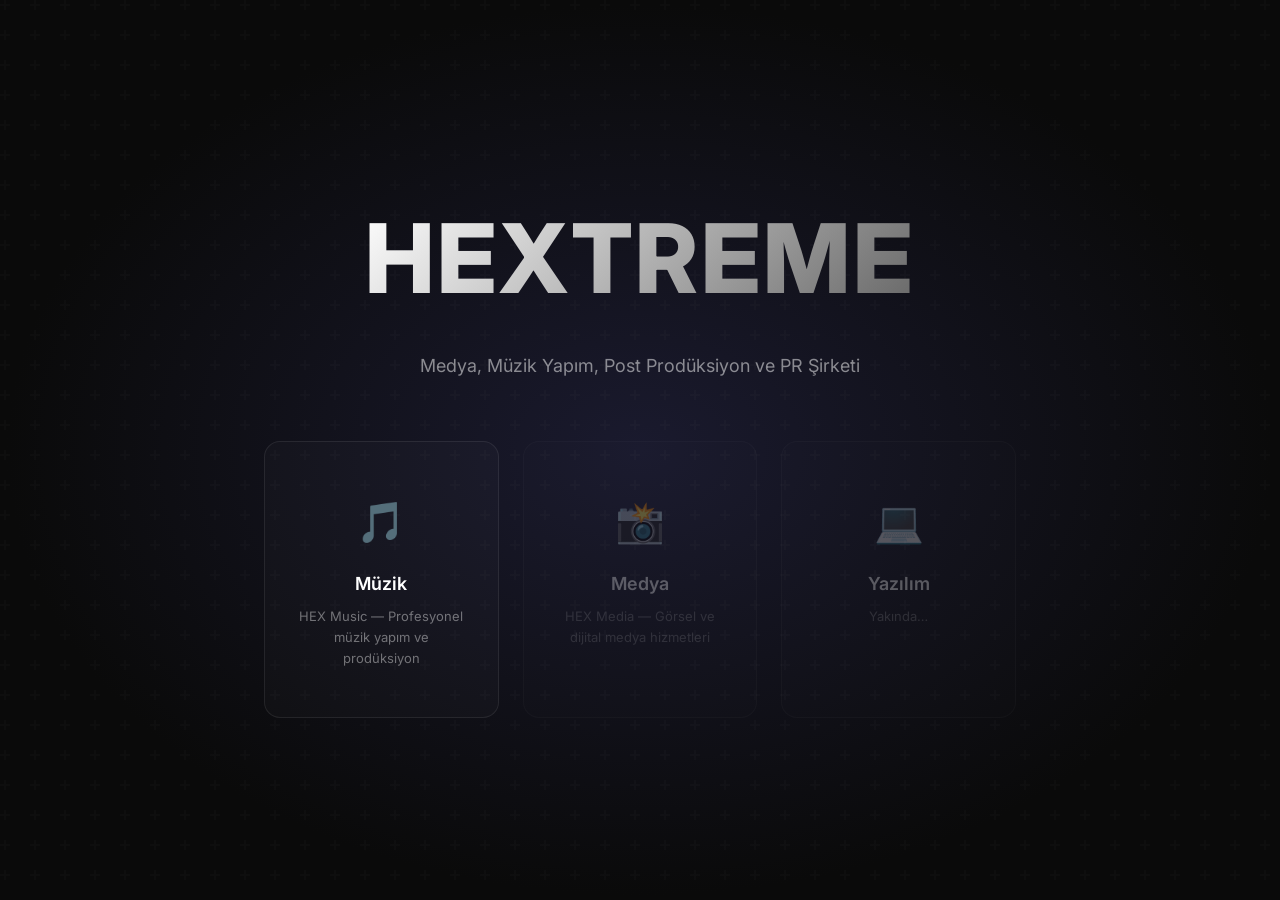
<file: index.html>
<!DOCTYPE html>
<html lang="tr">
  <head>
    <meta charset="UTF-8" />
    <meta name="viewport" content="width=device-width, initial-scale=1.0" />
    <title>HEXTREME</title>
    <link rel="preconnect" href="https://fonts.googleapis.com" />
    <link rel="preconnect" href="https://fonts.gstatic.com" crossorigin />
    <link
      href="https://fonts.googleapis.com/css2?family=Inter:wght@400;500;600;700;800&display=swap"
      rel="stylesheet"
    />
    <link rel="stylesheet" href="styles.css" />
  </head>
  <body>
    <div class="landing">
      <div class="landing-bg"></div>

      <div class="landing-content">
        <h1><span>HEXTREME</span></h1>
        <p>Medya, Müzik Yapım, Post Prodüksiyon ve PR Şirketi</p>

        <div class="landing-options">
          <a href="music.html" class="landing-option">
            <span class="icon">🎵</span>
            <h3>Müzik</h3>
            <p>HEX Music &mdash; Profesyonel müzik yapım ve prodüksiyon</p>
          </a>

          <div class="landing-option inactive">
            <span class="icon">📸</span>
            <h3>Medya</h3>
            <p>HEX Media &mdash; Görsel ve dijital medya hizmetleri</p>
          </div>

          <div class="landing-option inactive">
            <span class="icon">💻</span>
            <h3>Yazılım</h3>
            <p>Yakında&hellip;</p>
          </div>
        </div>
      </div>
    </div>
  </body>
</html>
</file>
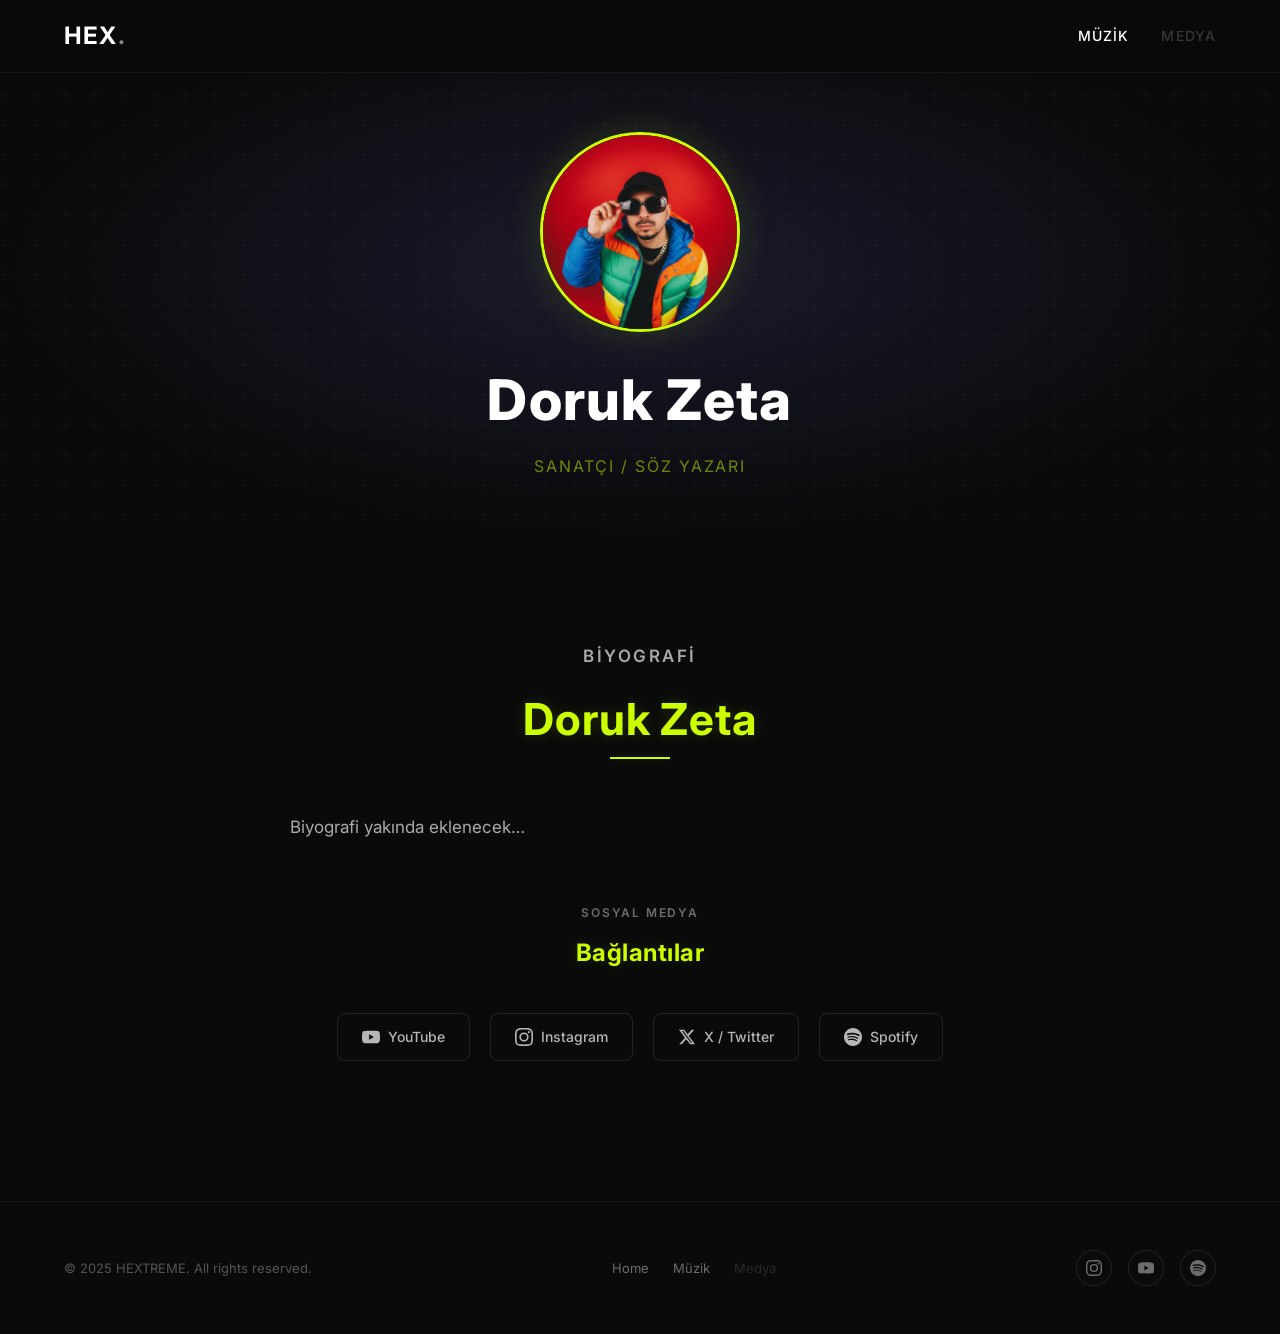
<file: doruk-zeta.html>
<!DOCTYPE html>
<html lang="tr">
  <head>
    <meta charset="UTF-8" />
    <meta name="viewport" content="width=device-width, initial-scale=1.0" />
    <title>Doruk Zeta | HEXTREME</title>
    <link rel="preconnect" href="https://fonts.googleapis.com" />
    <link rel="preconnect" href="https://fonts.gstatic.com" crossorigin />
    <link
      href="https://fonts.googleapis.com/css2?family=Inter:wght@400;500;600;700;800&display=swap"
      rel="stylesheet"
    />
    <link rel="stylesheet" href="styles.css" />
  </head>
  <body>
    <!-- NAVBAR -->
    <nav class="navbar">
      <div class="container">
        <a href="index.html" class="logo">HEX<span>.</span></a>
        <ul class="nav-links" id="navLinks">
          <li><a href="music.html" class="active">Müzik</a></li>
          <li><a href="#" onclick="return false;" style="opacity:0.3; cursor:not-allowed;">Medya</a></li>
        </ul>
        <button class="nav-toggle" id="navToggle" aria-label="Menü">
          <span></span>
          <span></span>
          <span></span>
        </button>
      </div>
    </nav>

    <!-- ARTIST HERO -->
    <section class="artist-page-hero">
      <div class="hero-bg"></div>
      <div>
        <img
          src="images/doruk-zeta.jpg"
          alt="Doruk Zeta"
          class="artist-hero-image"
        />
        <h1>Doruk Zeta</h1>
        <p class="artist-role">Sanatçı / Söz Yazarı</p>
      </div>
    </section>

    <!-- BIO -->
    <section class="section">
      <div class="container">
        <div class="artist-bio">
          <div class="text-center">
            <p class="section-label">Biyografi</p>
            <h2 class="section-title neon-title neon-underline">Doruk Zeta</h2>
          </div>
          <p style="margin-top: 40px;">
            Biyografi yakında eklenecek&hellip;
          </p>
        </div>

        <!-- SOCIAL MEDIA -->
        <div class="text-center" style="margin-top: 60px;">
          <p class="section-label">Sosyal Medya</p>
          <h3 class="section-title neon-title" style="font-size: 1.5rem;">Bağlantılar</h3>
        </div>
        <div class="artist-social">
          <a href="#" target="_blank">
            <svg viewBox="0 0 24 24"><path d="M23.498 6.186a3.016 3.016 0 00-2.122-2.136C19.505 3.545 12 3.545 12 3.545s-7.505 0-9.377.505A3.017 3.017 0 00.502 6.186C0 8.07 0 12 0 12s0 3.93.502 5.814a3.016 3.016 0 002.122 2.136c1.871.505 9.376.505 9.376.505s7.505 0 9.377-.505a3.015 3.015 0 002.122-2.136C24 15.93 24 12 24 12s0-3.93-.502-5.814zM9.545 15.568V8.432L15.818 12l-6.273 3.568z"/></svg>
            YouTube
          </a>
          <a href="#" target="_blank">
            <svg viewBox="0 0 24 24"><path d="M12 2.163c3.204 0 3.584.012 4.85.07 3.252.148 4.771 1.691 4.919 4.919.058 1.265.069 1.645.069 4.849 0 3.205-.012 3.584-.069 4.849-.149 3.225-1.664 4.771-4.919 4.919-1.266.058-1.644.07-4.85.07-3.204 0-3.584-.012-4.849-.07-3.26-.149-4.771-1.699-4.919-4.92-.058-1.265-.07-1.644-.07-4.849 0-3.204.013-3.583.07-4.849.149-3.227 1.664-4.771 4.919-4.919 1.266-.057 1.645-.069 4.849-.069zM12 0C8.741 0 8.333.014 7.053.072 2.695.272.273 2.69.073 7.052.014 8.333 0 8.741 0 12c0 3.259.014 3.668.072 4.948.2 4.358 2.618 6.78 6.98 6.98C8.333 23.986 8.741 24 12 24c3.259 0 3.668-.014 4.948-.072 4.354-.2 6.782-2.618 6.979-6.98.059-1.28.073-1.689.073-4.948 0-3.259-.014-3.667-.072-4.947-.196-4.354-2.617-6.78-6.979-6.98C15.668.014 15.259 0 12 0zm0 5.838a6.162 6.162 0 100 12.324 6.162 6.162 0 000-12.324zM12 16a4 4 0 110-8 4 4 0 010 8zm6.406-11.845a1.44 1.44 0 100 2.881 1.44 1.44 0 000-2.881z"/></svg>
            Instagram
          </a>
          <a href="#" target="_blank">
            <svg viewBox="0 0 24 24"><path d="M18.244 2.25h3.308l-7.227 8.26 8.502 11.24H16.17l-5.214-6.817L4.99 21.75H1.68l7.73-8.835L1.254 2.25H8.08l4.713 6.231zm-1.161 17.52h1.833L7.084 4.126H5.117z"/></svg>
            X / Twitter
          </a>
          <a href="#" target="_blank">
            <svg viewBox="0 0 24 24"><path d="M12 0C5.4 0 0 5.4 0 12s5.4 12 12 12 12-5.4 12-12S18.66 0 12 0zm5.521 17.34c-.24.359-.66.48-1.021.24-2.82-1.74-6.36-2.101-10.561-1.141-.418.122-.779-.179-.899-.539-.12-.421.18-.78.54-.9 4.56-1.021 8.52-.6 11.64 1.32.42.18.479.659.301 1.02zm1.44-3.3c-.301.42-.841.6-1.262.3-3.239-1.98-8.159-2.58-11.939-1.38-.479.12-1.02-.12-1.14-.6-.12-.48.12-1.021.6-1.141C9.6 9.9 15 10.561 18.72 12.84c.361.181.54.78.241 1.2zm.12-3.36C15.24 8.4 8.82 8.16 5.16 9.301c-.6.179-1.2-.181-1.38-.721-.18-.601.18-1.2.72-1.381 4.26-1.26 11.28-1.02 15.721 1.621.539.3.719 1.02.419 1.56-.299.421-1.02.599-1.559.3z"/></svg>
            Spotify
          </a>
        </div>
      </div>
    </section>

    <!-- FOOTER -->
    <footer class="footer">
      <div class="container">
        <p>&copy; 2025 HEXTREME. All rights reserved.</p>
        <div class="footer-links">
          <a href="index.html">Home</a>
          <a href="music.html">Müzik</a>
          <a href="#" onclick="return false;" style="opacity:0.3; cursor:not-allowed;">Medya</a>
        </div>
        <div class="social-links">
          <a href="#" target="_blank" aria-label="Instagram"><svg viewBox="0 0 24 24"><path d="M12 2.163c3.204 0 3.584.012 4.85.07 3.252.148 4.771 1.691 4.919 4.919.058 1.265.069 1.645.069 4.849 0 3.205-.012 3.584-.069 4.849-.149 3.225-1.664 4.771-4.919 4.919-1.266.058-1.644.07-4.85.07-3.204 0-3.584-.012-4.849-.07-3.26-.149-4.771-1.699-4.919-4.92-.058-1.265-.07-1.644-.07-4.849 0-3.204.013-3.583.07-4.849.149-3.227 1.664-4.771 4.919-4.919 1.266-.057 1.645-.069 4.849-.069zM12 0C8.741 0 8.333.014 7.053.072 2.695.272.273 2.69.073 7.052.014 8.333 0 8.741 0 12c0 3.259.014 3.668.072 4.948.2 4.358 2.618 6.78 6.98 6.98C8.333 23.986 8.741 24 12 24c3.259 0 3.668-.014 4.948-.072 4.354-.2 6.782-2.618 6.979-6.98.059-1.28.073-1.689.073-4.948 0-3.259-.014-3.667-.072-4.947-.196-4.354-2.617-6.78-6.979-6.98C15.668.014 15.259 0 12 0zm0 5.838a6.162 6.162 0 100 12.324 6.162 6.162 0 000-12.324zM12 16a4 4 0 110-8 4 4 0 010 8zm6.406-11.845a1.44 1.44 0 100 2.881 1.44 1.44 0 000-2.881z"/></svg></a>
          <a href="#" target="_blank" aria-label="YouTube"><svg viewBox="0 0 24 24"><path d="M23.498 6.186a3.016 3.016 0 00-2.122-2.136C19.505 3.545 12 3.545 12 3.545s-7.505 0-9.377.505A3.017 3.017 0 00.502 6.186C0 8.07 0 12 0 12s0 3.93.502 5.814a3.016 3.016 0 002.122 2.136c1.871.505 9.376.505 9.376.505s7.505 0 9.377-.505a3.015 3.015 0 002.122-2.136C24 15.93 24 12 24 12s0-3.93-.502-5.814zM9.545 15.568V8.432L15.818 12l-6.273 3.568z"/></svg></a>
          <a href="#" target="_blank" aria-label="Spotify"><svg viewBox="0 0 24 24"><path d="M12 0C5.4 0 0 5.4 0 12s5.4 12 12 12 12-5.4 12-12S18.66 0 12 0zm5.521 17.34c-.24.359-.66.48-1.021.24-2.82-1.74-6.36-2.101-10.561-1.141-.418.122-.779-.179-.899-.539-.12-.421.18-.78.54-.9 4.56-1.021 8.52-.6 11.64 1.32.42.18.479.659.301 1.02zm1.44-3.3c-.301.42-.841.6-1.262.3-3.239-1.98-8.159-2.58-11.939-1.38-.479.12-1.02-.12-1.14-.6-.12-.48.12-1.021.6-1.141C9.6 9.9 15 10.561 18.72 12.84c.361.181.54.78.241 1.2zm.12-3.36C15.24 8.4 8.82 8.16 5.16 9.301c-.6.179-1.2-.181-1.38-.721-.18-.601.18-1.2.72-1.381 4.26-1.26 11.28-1.02 15.721 1.621.539.3.719 1.02.419 1.56-.299.421-1.02.599-1.559.3z"/></svg></a>
        </div>
      </div>
    </footer>

    <script>
      document.getElementById("navToggle")?.addEventListener("click", function() {
        document.getElementById("navLinks").classList.toggle("open");
      });
    </script>
  </body>
</html>
</file>
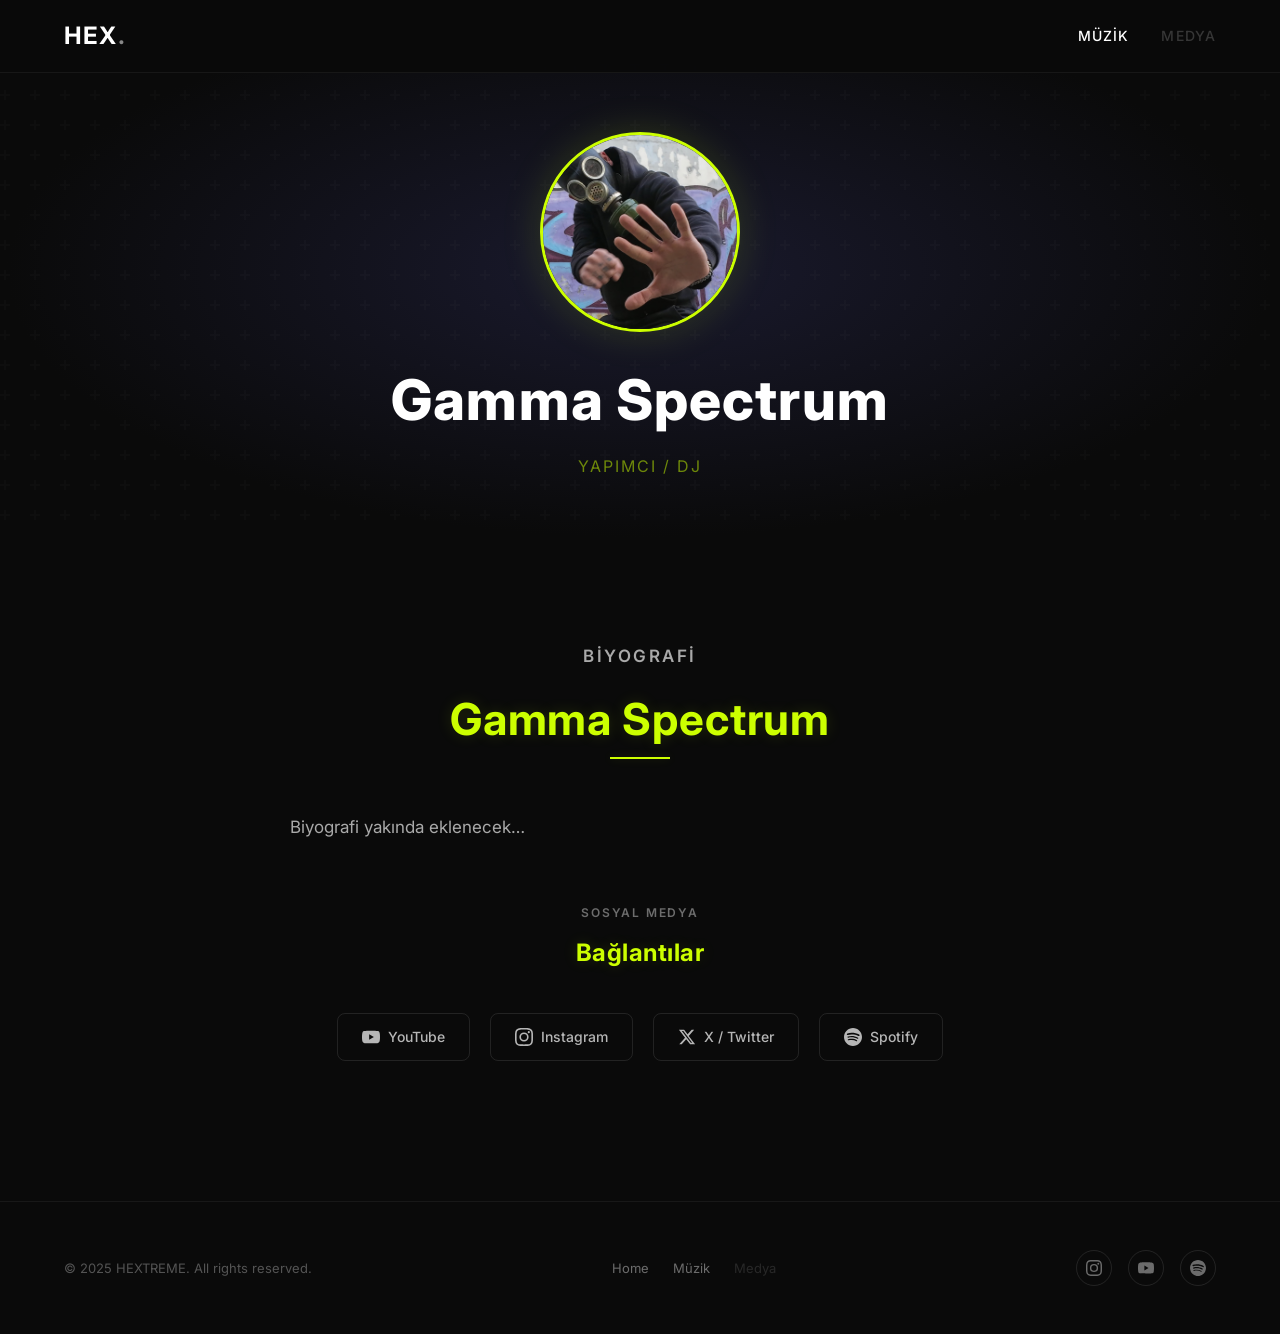
<file: gamma-spectrum.html>
<!DOCTYPE html>
<html lang="tr">
  <head>
    <meta charset="UTF-8" />
    <meta name="viewport" content="width=device-width, initial-scale=1.0" />
    <title>Gamma Spectrum | HEXTREME</title>
    <link rel="preconnect" href="https://fonts.googleapis.com" />
    <link rel="preconnect" href="https://fonts.gstatic.com" crossorigin />
    <link
      href="https://fonts.googleapis.com/css2?family=Inter:wght@400;500;600;700;800&display=swap"
      rel="stylesheet"
    />
    <link rel="stylesheet" href="styles.css" />
  </head>
  <body>
    <!-- NAVBAR -->
    <nav class="navbar">
      <div class="container">
        <a href="index.html" class="logo">HEX<span>.</span></a>
        <ul class="nav-links" id="navLinks">
          <li><a href="music.html" class="active">Müzik</a></li>
          <li><a href="#" onclick="return false;" style="opacity:0.3; cursor:not-allowed;">Medya</a></li>
        </ul>
        <button class="nav-toggle" id="navToggle" aria-label="Menü">
          <span></span>
          <span></span>
          <span></span>
        </button>
      </div>
    </nav>

    <!-- ARTIST HERO -->
    <section class="artist-page-hero">
      <div class="hero-bg"></div>
      <div>
        <img
          src="images/gamma-spectrum.jpg"
          alt="Gamma Spectrum"
          class="artist-hero-image"
        />
        <h1>Gamma Spectrum</h1>
        <p class="artist-role">Yapımcı / DJ</p>
      </div>
    </section>

    <!-- BIO -->
    <section class="section">
      <div class="container">
        <div class="artist-bio">
          <div class="text-center">
            <p class="section-label">Biyografi</p>
            <h2 class="section-title neon-title neon-underline">Gamma Spectrum</h2>
          </div>
          <p style="margin-top: 40px;">
            Biyografi yakında eklenecek&hellip;
          </p>
        </div>

        <!-- SOCIAL MEDIA -->
        <div class="text-center" style="margin-top: 60px;">
          <p class="section-label">Sosyal Medya</p>
          <h3 class="section-title neon-title" style="font-size: 1.5rem;">Bağlantılar</h3>
        </div>
        <div class="artist-social">
          <a href="#" target="_blank">
            <svg viewBox="0 0 24 24"><path d="M23.498 6.186a3.016 3.016 0 00-2.122-2.136C19.505 3.545 12 3.545 12 3.545s-7.505 0-9.377.505A3.017 3.017 0 00.502 6.186C0 8.07 0 12 0 12s0 3.93.502 5.814a3.016 3.016 0 002.122 2.136c1.871.505 9.376.505 9.376.505s7.505 0 9.377-.505a3.015 3.015 0 002.122-2.136C24 15.93 24 12 24 12s0-3.93-.502-5.814zM9.545 15.568V8.432L15.818 12l-6.273 3.568z"/></svg>
            YouTube
          </a>
          <a href="#" target="_blank">
            <svg viewBox="0 0 24 24"><path d="M12 2.163c3.204 0 3.584.012 4.85.07 3.252.148 4.771 1.691 4.919 4.919.058 1.265.069 1.645.069 4.849 0 3.205-.012 3.584-.069 4.849-.149 3.225-1.664 4.771-4.919 4.919-1.266.058-1.644.07-4.85.07-3.204 0-3.584-.012-4.849-.07-3.26-.149-4.771-1.699-4.919-4.92-.058-1.265-.07-1.644-.07-4.849 0-3.204.013-3.583.07-4.849.149-3.227 1.664-4.771 4.919-4.919 1.266-.057 1.645-.069 4.849-.069zM12 0C8.741 0 8.333.014 7.053.072 2.695.272.273 2.69.073 7.052.014 8.333 0 8.741 0 12c0 3.259.014 3.668.072 4.948.2 4.358 2.618 6.78 6.98 6.98C8.333 23.986 8.741 24 12 24c3.259 0 3.668-.014 4.948-.072 4.354-.2 6.782-2.618 6.979-6.98.059-1.28.073-1.689.073-4.948 0-3.259-.014-3.667-.072-4.947-.196-4.354-2.617-6.78-6.979-6.98C15.668.014 15.259 0 12 0zm0 5.838a6.162 6.162 0 100 12.324 6.162 6.162 0 000-12.324zM12 16a4 4 0 110-8 4 4 0 010 8zm6.406-11.845a1.44 1.44 0 100 2.881 1.44 1.44 0 000-2.881z"/></svg>
            Instagram
          </a>
          <a href="#" target="_blank">
            <svg viewBox="0 0 24 24"><path d="M18.244 2.25h3.308l-7.227 8.26 8.502 11.24H16.17l-5.214-6.817L4.99 21.75H1.68l7.73-8.835L1.254 2.25H8.08l4.713 6.231zm-1.161 17.52h1.833L7.084 4.126H5.117z"/></svg>
            X / Twitter
          </a>
          <a href="#" target="_blank">
            <svg viewBox="0 0 24 24"><path d="M12 0C5.4 0 0 5.4 0 12s5.4 12 12 12 12-5.4 12-12S18.66 0 12 0zm5.521 17.34c-.24.359-.66.48-1.021.24-2.82-1.74-6.36-2.101-10.561-1.141-.418.122-.779-.179-.899-.539-.12-.421.18-.78.54-.9 4.56-1.021 8.52-.6 11.64 1.32.42.18.479.659.301 1.02zm1.44-3.3c-.301.42-.841.6-1.262.3-3.239-1.98-8.159-2.58-11.939-1.38-.479.12-1.02-.12-1.14-.6-.12-.48.12-1.021.6-1.141C9.6 9.9 15 10.561 18.72 12.84c.361.181.54.78.241 1.2zm.12-3.36C15.24 8.4 8.82 8.16 5.16 9.301c-.6.179-1.2-.181-1.38-.721-.18-.601.18-1.2.72-1.381 4.26-1.26 11.28-1.02 15.721 1.621.539.3.719 1.02.419 1.56-.299.421-1.02.599-1.559.3z"/></svg>
            Spotify
          </a>
        </div>
      </div>
    </section>

    <!-- FOOTER -->
    <footer class="footer">
      <div class="container">
        <p>&copy; 2025 HEXTREME. All rights reserved.</p>
        <div class="footer-links">
          <a href="index.html">Home</a>
          <a href="music.html">Müzik</a>
          <a href="#" onclick="return false;" style="opacity:0.3; cursor:not-allowed;">Medya</a>
        </div>
        <div class="social-links">
          <a href="#" target="_blank" aria-label="Instagram"><svg viewBox="0 0 24 24"><path d="M12 2.163c3.204 0 3.584.012 4.85.07 3.252.148 4.771 1.691 4.919 4.919.058 1.265.069 1.645.069 4.849 0 3.205-.012 3.584-.069 4.849-.149 3.225-1.664 4.771-4.919 4.919-1.266.058-1.644.07-4.85.07-3.204 0-3.584-.012-4.849-.07-3.26-.149-4.771-1.699-4.919-4.92-.058-1.265-.07-1.644-.07-4.849 0-3.204.013-3.583.07-4.849.149-3.227 1.664-4.771 4.919-4.919 1.266-.057 1.645-.069 4.849-.069zM12 0C8.741 0 8.333.014 7.053.072 2.695.272.273 2.69.073 7.052.014 8.333 0 8.741 0 12c0 3.259.014 3.668.072 4.948.2 4.358 2.618 6.78 6.98 6.98C8.333 23.986 8.741 24 12 24c3.259 0 3.668-.014 4.948-.072 4.354-.2 6.782-2.618 6.979-6.98.059-1.28.073-1.689.073-4.948 0-3.259-.014-3.667-.072-4.947-.196-4.354-2.617-6.78-6.979-6.98C15.668.014 15.259 0 12 0zm0 5.838a6.162 6.162 0 100 12.324 6.162 6.162 0 000-12.324zM12 16a4 4 0 110-8 4 4 0 010 8zm6.406-11.845a1.44 1.44 0 100 2.881 1.44 1.44 0 000-2.881z"/></svg></a>
          <a href="#" target="_blank" aria-label="YouTube"><svg viewBox="0 0 24 24"><path d="M23.498 6.186a3.016 3.016 0 00-2.122-2.136C19.505 3.545 12 3.545 12 3.545s-7.505 0-9.377.505A3.017 3.017 0 00.502 6.186C0 8.07 0 12 0 12s0 3.93.502 5.814a3.016 3.016 0 002.122 2.136c1.871.505 9.376.505 9.376.505s7.505 0 9.377-.505a3.015 3.015 0 002.122-2.136C24 15.93 24 12 24 12s0-3.93-.502-5.814zM9.545 15.568V8.432L15.818 12l-6.273 3.568z"/></svg></a>
          <a href="#" target="_blank" aria-label="Spotify"><svg viewBox="0 0 24 24"><path d="M12 0C5.4 0 0 5.4 0 12s5.4 12 12 12 12-5.4 12-12S18.66 0 12 0zm5.521 17.34c-.24.359-.66.48-1.021.24-2.82-1.74-6.36-2.101-10.561-1.141-.418.122-.779-.179-.899-.539-.12-.421.18-.78.54-.9 4.56-1.021 8.52-.6 11.64 1.32.42.18.479.659.301 1.02zm1.44-3.3c-.301.42-.841.6-1.262.3-3.239-1.98-8.159-2.58-11.939-1.38-.479.12-1.02-.12-1.14-.6-.12-.48.12-1.021.6-1.141C9.6 9.9 15 10.561 18.72 12.84c.361.181.54.78.241 1.2zm.12-3.36C15.24 8.4 8.82 8.16 5.16 9.301c-.6.179-1.2-.181-1.38-.721-.18-.601.18-1.2.72-1.381 4.26-1.26 11.28-1.02 15.721 1.621.539.3.719 1.02.419 1.56-.299.421-1.02.599-1.559.3z"/></svg></a>
        </div>
      </div>
    </footer>

    <script>
      document.getElementById("navToggle")?.addEventListener("click", function() {
        document.getElementById("navLinks").classList.toggle("open");
      });
    </script>
  </body>
</html>
</file>
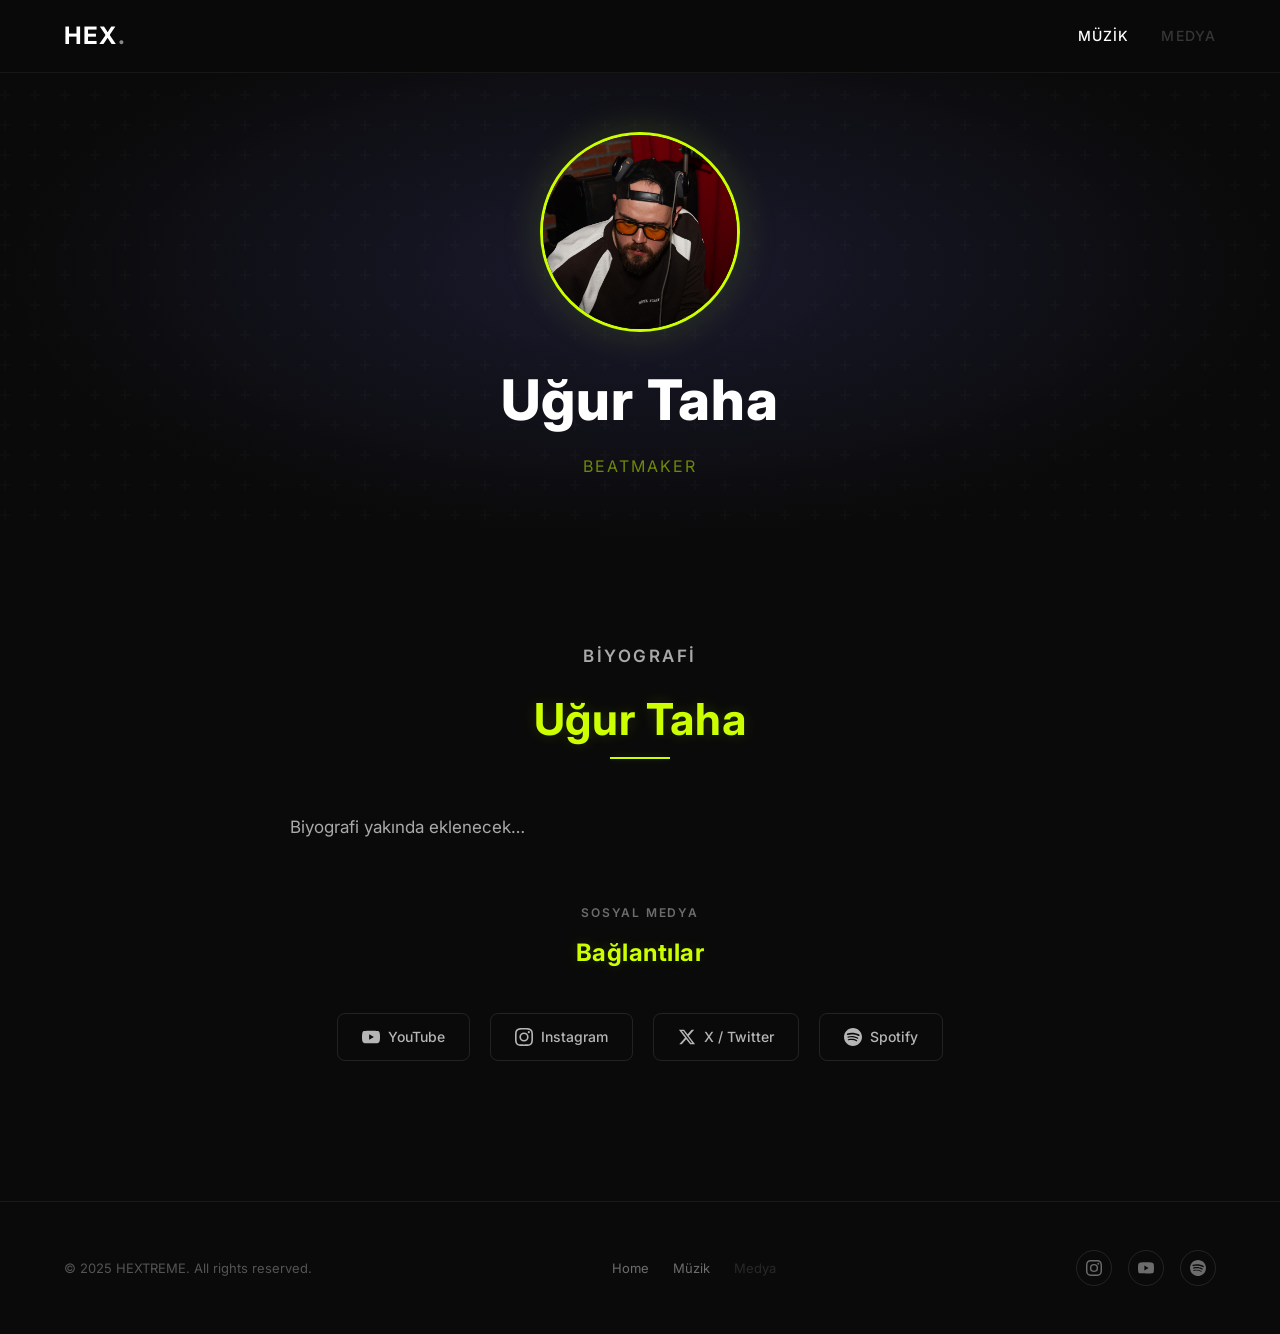
<file: ugur-taha.html>
<!DOCTYPE html>
<html lang="tr">
  <head>
    <meta charset="UTF-8" />
    <meta name="viewport" content="width=device-width, initial-scale=1.0" />
    <title>Uğur Taha | HEXTREME</title>
    <link rel="preconnect" href="https://fonts.googleapis.com" />
    <link rel="preconnect" href="https://fonts.gstatic.com" crossorigin />
    <link
      href="https://fonts.googleapis.com/css2?family=Inter:wght@400;500;600;700;800&display=swap"
      rel="stylesheet"
    />
    <link rel="stylesheet" href="styles.css" />
  </head>
  <body>
    <!-- NAVBAR -->
    <nav class="navbar">
      <div class="container">
        <a href="index.html" class="logo">HEX<span>.</span></a>
        <ul class="nav-links" id="navLinks">
          <li><a href="music.html" class="active">Müzik</a></li>
          <li><a href="#" onclick="return false;" style="opacity:0.3; cursor:not-allowed;">Medya</a></li>
        </ul>
        <button class="nav-toggle" id="navToggle" aria-label="Menü">
          <span></span>
          <span></span>
          <span></span>
        </button>
      </div>
    </nav>

    <!-- ARTIST HERO -->
    <section class="artist-page-hero">
      <div class="hero-bg"></div>
      <div>
        <img
          src="images/ugur-taha.jpg"
          alt="Uğur Taha"
          class="artist-hero-image"
        />
        <h1>Uğur Taha</h1>
        <p class="artist-role">Beatmaker</p>
      </div>
    </section>

    <!-- BIO -->
    <section class="section">
      <div class="container">
        <div class="artist-bio">
          <div class="text-center">
            <p class="section-label">Biyografi</p>
            <h2 class="section-title neon-title neon-underline">Uğur Taha</h2>
          </div>
          <p style="margin-top: 40px;">
            Biyografi yakında eklenecek&hellip;
          </p>
        </div>

        <!-- SOCIAL MEDIA -->
        <div class="text-center" style="margin-top: 60px;">
          <p class="section-label">Sosyal Medya</p>
          <h3 class="section-title neon-title" style="font-size: 1.5rem;">Bağlantılar</h3>
        </div>
        <div class="artist-social">
          <a href="#" target="_blank">
            <svg viewBox="0 0 24 24"><path d="M23.498 6.186a3.016 3.016 0 00-2.122-2.136C19.505 3.545 12 3.545 12 3.545s-7.505 0-9.377.505A3.017 3.017 0 00.502 6.186C0 8.07 0 12 0 12s0 3.93.502 5.814a3.016 3.016 0 002.122 2.136c1.871.505 9.376.505 9.376.505s7.505 0 9.377-.505a3.015 3.015 0 002.122-2.136C24 15.93 24 12 24 12s0-3.93-.502-5.814zM9.545 15.568V8.432L15.818 12l-6.273 3.568z"/></svg>
            YouTube
          </a>
          <a href="#" target="_blank">
            <svg viewBox="0 0 24 24"><path d="M12 2.163c3.204 0 3.584.012 4.85.07 3.252.148 4.771 1.691 4.919 4.919.058 1.265.069 1.645.069 4.849 0 3.205-.012 3.584-.069 4.849-.149 3.225-1.664 4.771-4.919 4.919-1.266.058-1.644.07-4.85.07-3.204 0-3.584-.012-4.849-.07-3.26-.149-4.771-1.699-4.919-4.92-.058-1.265-.07-1.644-.07-4.849 0-3.204.013-3.583.07-4.849.149-3.227 1.664-4.771 4.919-4.919 1.266-.057 1.645-.069 4.849-.069zM12 0C8.741 0 8.333.014 7.053.072 2.695.272.273 2.69.073 7.052.014 8.333 0 8.741 0 12c0 3.259.014 3.668.072 4.948.2 4.358 2.618 6.78 6.98 6.98C8.333 23.986 8.741 24 12 24c3.259 0 3.668-.014 4.948-.072 4.354-.2 6.782-2.618 6.979-6.98.059-1.28.073-1.689.073-4.948 0-3.259-.014-3.667-.072-4.947-.196-4.354-2.617-6.78-6.979-6.98C15.668.014 15.259 0 12 0zm0 5.838a6.162 6.162 0 100 12.324 6.162 6.162 0 000-12.324zM12 16a4 4 0 110-8 4 4 0 010 8zm6.406-11.845a1.44 1.44 0 100 2.881 1.44 1.44 0 000-2.881z"/></svg>
            Instagram
          </a>
          <a href="#" target="_blank">
            <svg viewBox="0 0 24 24"><path d="M18.244 2.25h3.308l-7.227 8.26 8.502 11.24H16.17l-5.214-6.817L4.99 21.75H1.68l7.73-8.835L1.254 2.25H8.08l4.713 6.231zm-1.161 17.52h1.833L7.084 4.126H5.117z"/></svg>
            X / Twitter
          </a>
          <a href="#" target="_blank">
            <svg viewBox="0 0 24 24"><path d="M12 0C5.4 0 0 5.4 0 12s5.4 12 12 12 12-5.4 12-12S18.66 0 12 0zm5.521 17.34c-.24.359-.66.48-1.021.24-2.82-1.74-6.36-2.101-10.561-1.141-.418.122-.779-.179-.899-.539-.12-.421.18-.78.54-.9 4.56-1.021 8.52-.6 11.64 1.32.42.18.479.659.301 1.02zm1.44-3.3c-.301.42-.841.6-1.262.3-3.239-1.98-8.159-2.58-11.939-1.38-.479.12-1.02-.12-1.14-.6-.12-.48.12-1.021.6-1.141C9.6 9.9 15 10.561 18.72 12.84c.361.181.54.78.241 1.2zm.12-3.36C15.24 8.4 8.82 8.16 5.16 9.301c-.6.179-1.2-.181-1.38-.721-.18-.601.18-1.2.72-1.381 4.26-1.26 11.28-1.02 15.721 1.621.539.3.719 1.02.419 1.56-.299.421-1.02.599-1.559.3z"/></svg>
            Spotify
          </a>
        </div>
      </div>
    </section>

    <!-- FOOTER -->
    <footer class="footer">
      <div class="container">
        <p>&copy; 2025 HEXTREME. All rights reserved.</p>
        <div class="footer-links">
          <a href="index.html">Home</a>
          <a href="music.html">Müzik</a>
          <a href="#" onclick="return false;" style="opacity:0.3; cursor:not-allowed;">Medya</a>
        </div>
        <div class="social-links">
          <a href="#" target="_blank" aria-label="Instagram"><svg viewBox="0 0 24 24"><path d="M12 2.163c3.204 0 3.584.012 4.85.07 3.252.148 4.771 1.691 4.919 4.919.058 1.265.069 1.645.069 4.849 0 3.205-.012 3.584-.069 4.849-.149 3.225-1.664 4.771-4.919 4.919-1.266.058-1.644.07-4.85.07-3.204 0-3.584-.012-4.849-.07-3.26-.149-4.771-1.699-4.919-4.92-.058-1.265-.07-1.644-.07-4.849 0-3.204.013-3.583.07-4.849.149-3.227 1.664-4.771 4.919-4.919 1.266-.057 1.645-.069 4.849-.069zM12 0C8.741 0 8.333.014 7.053.072 2.695.272.273 2.69.073 7.052.014 8.333 0 8.741 0 12c0 3.259.014 3.668.072 4.948.2 4.358 2.618 6.78 6.98 6.98C8.333 23.986 8.741 24 12 24c3.259 0 3.668-.014 4.948-.072 4.354-.2 6.782-2.618 6.979-6.98.059-1.28.073-1.689.073-4.948 0-3.259-.014-3.667-.072-4.947-.196-4.354-2.617-6.78-6.979-6.98C15.668.014 15.259 0 12 0zm0 5.838a6.162 6.162 0 100 12.324 6.162 6.162 0 000-12.324zM12 16a4 4 0 110-8 4 4 0 010 8zm6.406-11.845a1.44 1.44 0 100 2.881 1.44 1.44 0 000-2.881z"/></svg></a>
          <a href="#" target="_blank" aria-label="YouTube"><svg viewBox="0 0 24 24"><path d="M23.498 6.186a3.016 3.016 0 00-2.122-2.136C19.505 3.545 12 3.545 12 3.545s-7.505 0-9.377.505A3.017 3.017 0 00.502 6.186C0 8.07 0 12 0 12s0 3.93.502 5.814a3.016 3.016 0 002.122 2.136c1.871.505 9.376.505 9.376.505s7.505 0 9.377-.505a3.015 3.015 0 002.122-2.136C24 15.93 24 12 24 12s0-3.93-.502-5.814zM9.545 15.568V8.432L15.818 12l-6.273 3.568z"/></svg></a>
          <a href="#" target="_blank" aria-label="Spotify"><svg viewBox="0 0 24 24"><path d="M12 0C5.4 0 0 5.4 0 12s5.4 12 12 12 12-5.4 12-12S18.66 0 12 0zm5.521 17.34c-.24.359-.66.48-1.021.24-2.82-1.74-6.36-2.101-10.561-1.141-.418.122-.779-.179-.899-.539-.12-.421.18-.78.54-.9 4.56-1.021 8.52-.6 11.64 1.32.42.18.479.659.301 1.02zm1.44-3.3c-.301.42-.841.6-1.262.3-3.239-1.98-8.159-2.58-11.939-1.38-.479.12-1.02-.12-1.14-.6-.12-.48.12-1.021.6-1.141C9.6 9.9 15 10.561 18.72 12.84c.361.181.54.78.241 1.2zm.12-3.36C15.24 8.4 8.82 8.16 5.16 9.301c-.6.179-1.2-.181-1.38-.721-.18-.601.18-1.2.72-1.381 4.26-1.26 11.28-1.02 15.721 1.621.539.3.719 1.02.419 1.56-.299.421-1.02.599-1.559.3z"/></svg></a>
        </div>
      </div>
    </footer>

    <script>
      document.getElementById("navToggle")?.addEventListener("click", function() {
        document.getElementById("navLinks").classList.toggle("open");
      });
    </script>
  </body>
</html>
</file>
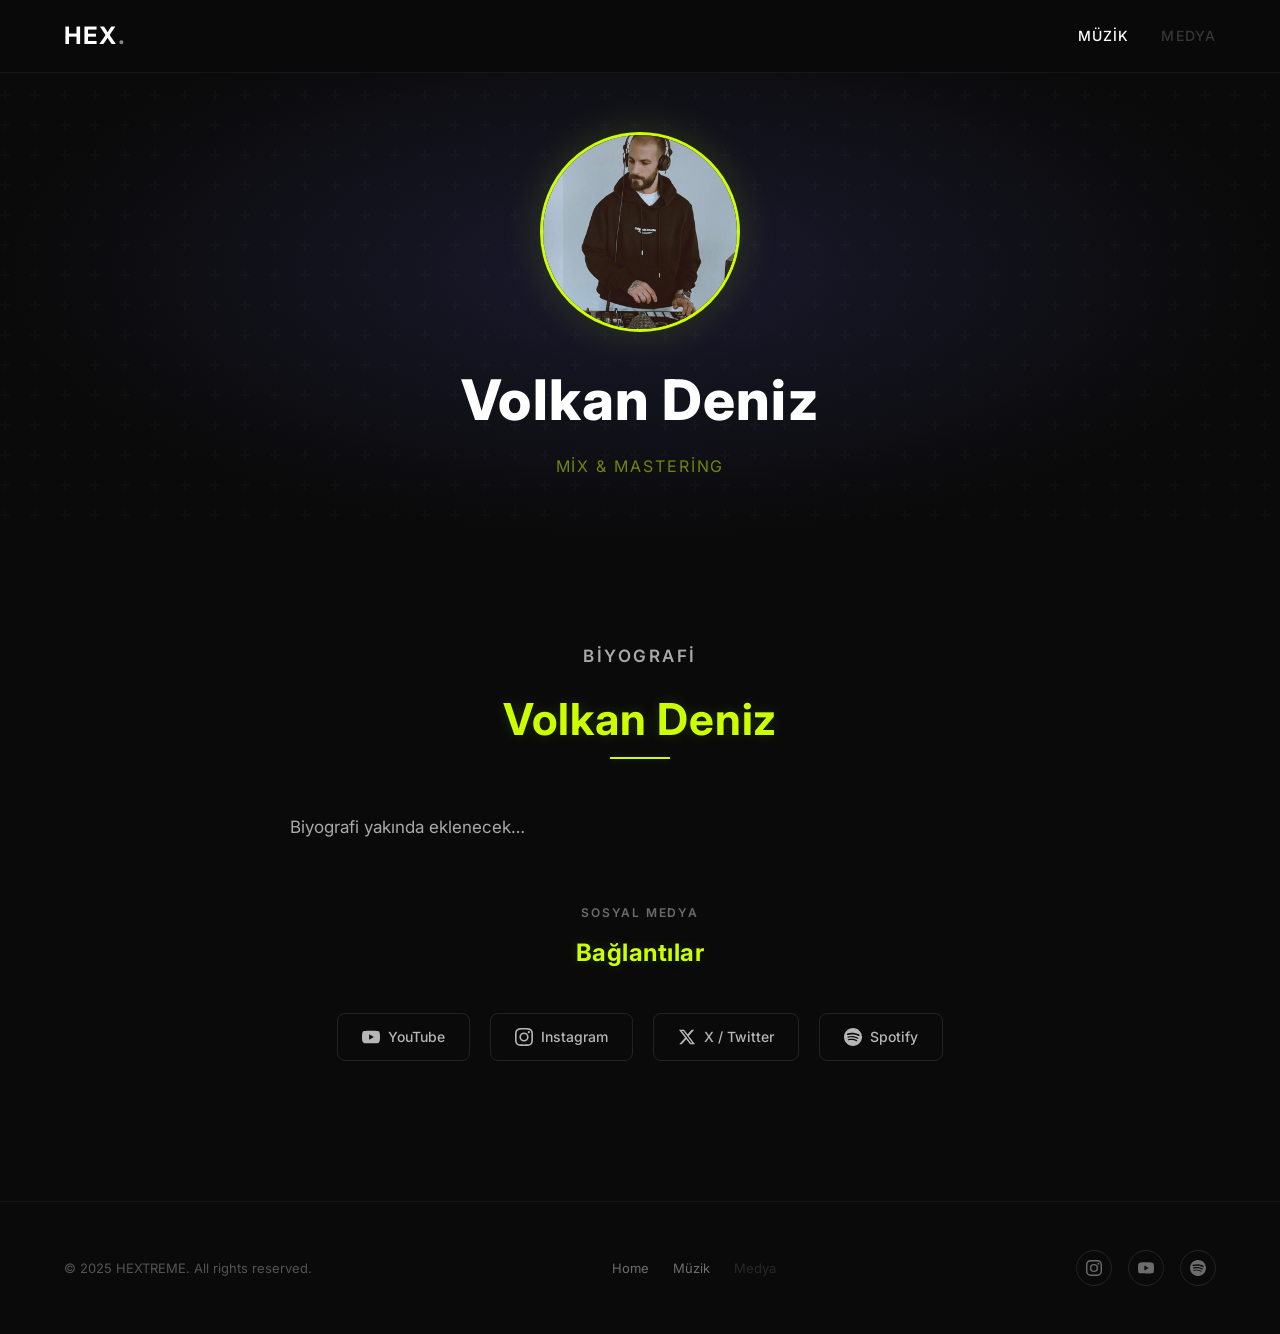
<file: volkan-deniz.html>
<!DOCTYPE html>
<html lang="tr">
  <head>
    <meta charset="UTF-8" />
    <meta name="viewport" content="width=device-width, initial-scale=1.0" />
    <title>Volkan Deniz | HEXTREME</title>
    <link rel="preconnect" href="https://fonts.googleapis.com" />
    <link rel="preconnect" href="https://fonts.gstatic.com" crossorigin />
    <link
      href="https://fonts.googleapis.com/css2?family=Inter:wght@400;500;600;700;800&display=swap"
      rel="stylesheet"
    />
    <link rel="stylesheet" href="styles.css" />
  </head>
  <body>
    <!-- NAVBAR -->
    <nav class="navbar">
      <div class="container">
        <a href="index.html" class="logo">HEX<span>.</span></a>
        <ul class="nav-links" id="navLinks">
          <li><a href="music.html" class="active">Müzik</a></li>
          <li><a href="#" onclick="return false;" style="opacity:0.3; cursor:not-allowed;">Medya</a></li>
        </ul>
        <button class="nav-toggle" id="navToggle" aria-label="Menü">
          <span></span>
          <span></span>
          <span></span>
        </button>
      </div>
    </nav>

    <!-- ARTIST HERO -->
    <section class="artist-page-hero">
      <div class="hero-bg"></div>
      <div>
        <img
          src="images/volkan-deniz.jpg"
          alt="Volkan Deniz"
          class="artist-hero-image"
        />
        <h1>Volkan Deniz</h1>
        <p class="artist-role">Mix & Mastering</p>
      </div>
    </section>

    <!-- BIO -->
    <section class="section">
      <div class="container">
        <div class="artist-bio">
          <div class="text-center">
            <p class="section-label">Biyografi</p>
            <h2 class="section-title neon-title neon-underline">Volkan Deniz</h2>
          </div>
          <p style="margin-top: 40px;">
            Biyografi yakında eklenecek&hellip;
          </p>
        </div>

        <!-- SOCIAL MEDIA -->
        <div class="text-center" style="margin-top: 60px;">
          <p class="section-label">Sosyal Medya</p>
          <h3 class="section-title neon-title" style="font-size: 1.5rem;">Bağlantılar</h3>
        </div>
        <div class="artist-social">
          <a href="#" target="_blank">
            <svg viewBox="0 0 24 24"><path d="M23.498 6.186a3.016 3.016 0 00-2.122-2.136C19.505 3.545 12 3.545 12 3.545s-7.505 0-9.377.505A3.017 3.017 0 00.502 6.186C0 8.07 0 12 0 12s0 3.93.502 5.814a3.016 3.016 0 002.122 2.136c1.871.505 9.376.505 9.376.505s7.505 0 9.377-.505a3.015 3.015 0 002.122-2.136C24 15.93 24 12 24 12s0-3.93-.502-5.814zM9.545 15.568V8.432L15.818 12l-6.273 3.568z"/></svg>
            YouTube
          </a>
          <a href="#" target="_blank">
            <svg viewBox="0 0 24 24"><path d="M12 2.163c3.204 0 3.584.012 4.85.07 3.252.148 4.771 1.691 4.919 4.919.058 1.265.069 1.645.069 4.849 0 3.205-.012 3.584-.069 4.849-.149 3.225-1.664 4.771-4.919 4.919-1.266.058-1.644.07-4.85.07-3.204 0-3.584-.012-4.849-.07-3.26-.149-4.771-1.699-4.919-4.92-.058-1.265-.07-1.644-.07-4.849 0-3.204.013-3.583.07-4.849.149-3.227 1.664-4.771 4.919-4.919 1.266-.057 1.645-.069 4.849-.069zM12 0C8.741 0 8.333.014 7.053.072 2.695.272.273 2.69.073 7.052.014 8.333 0 8.741 0 12c0 3.259.014 3.668.072 4.948.2 4.358 2.618 6.78 6.98 6.98C8.333 23.986 8.741 24 12 24c3.259 0 3.668-.014 4.948-.072 4.354-.2 6.782-2.618 6.979-6.98.059-1.28.073-1.689.073-4.948 0-3.259-.014-3.667-.072-4.947-.196-4.354-2.617-6.78-6.979-6.98C15.668.014 15.259 0 12 0zm0 5.838a6.162 6.162 0 100 12.324 6.162 6.162 0 000-12.324zM12 16a4 4 0 110-8 4 4 0 010 8zm6.406-11.845a1.44 1.44 0 100 2.881 1.44 1.44 0 000-2.881z"/></svg>
            Instagram
          </a>
          <a href="#" target="_blank">
            <svg viewBox="0 0 24 24"><path d="M18.244 2.25h3.308l-7.227 8.26 8.502 11.24H16.17l-5.214-6.817L4.99 21.75H1.68l7.73-8.835L1.254 2.25H8.08l4.713 6.231zm-1.161 17.52h1.833L7.084 4.126H5.117z"/></svg>
            X / Twitter
          </a>
          <a href="#" target="_blank">
            <svg viewBox="0 0 24 24"><path d="M12 0C5.4 0 0 5.4 0 12s5.4 12 12 12 12-5.4 12-12S18.66 0 12 0zm5.521 17.34c-.24.359-.66.48-1.021.24-2.82-1.74-6.36-2.101-10.561-1.141-.418.122-.779-.179-.899-.539-.12-.421.18-.78.54-.9 4.56-1.021 8.52-.6 11.64 1.32.42.18.479.659.301 1.02zm1.44-3.3c-.301.42-.841.6-1.262.3-3.239-1.98-8.159-2.58-11.939-1.38-.479.12-1.02-.12-1.14-.6-.12-.48.12-1.021.6-1.141C9.6 9.9 15 10.561 18.72 12.84c.361.181.54.78.241 1.2zm.12-3.36C15.24 8.4 8.82 8.16 5.16 9.301c-.6.179-1.2-.181-1.38-.721-.18-.601.18-1.2.72-1.381 4.26-1.26 11.28-1.02 15.721 1.621.539.3.719 1.02.419 1.56-.299.421-1.02.599-1.559.3z"/></svg>
            Spotify
          </a>
        </div>
      </div>
    </section>

    <!-- FOOTER -->
    <footer class="footer">
      <div class="container">
        <p>&copy; 2025 HEXTREME. All rights reserved.</p>
        <div class="footer-links">
          <a href="index.html">Home</a>
          <a href="music.html">Müzik</a>
          <a href="#" onclick="return false;" style="opacity:0.3; cursor:not-allowed;">Medya</a>
        </div>
        <div class="social-links">
          <a href="#" target="_blank" aria-label="Instagram"><svg viewBox="0 0 24 24"><path d="M12 2.163c3.204 0 3.584.012 4.85.07 3.252.148 4.771 1.691 4.919 4.919.058 1.265.069 1.645.069 4.849 0 3.205-.012 3.584-.069 4.849-.149 3.225-1.664 4.771-4.919 4.919-1.266.058-1.644.07-4.85.07-3.204 0-3.584-.012-4.849-.07-3.26-.149-4.771-1.699-4.919-4.92-.058-1.265-.07-1.644-.07-4.849 0-3.204.013-3.583.07-4.849.149-3.227 1.664-4.771 4.919-4.919 1.266-.057 1.645-.069 4.849-.069zM12 0C8.741 0 8.333.014 7.053.072 2.695.272.273 2.69.073 7.052.014 8.333 0 8.741 0 12c0 3.259.014 3.668.072 4.948.2 4.358 2.618 6.78 6.98 6.98C8.333 23.986 8.741 24 12 24c3.259 0 3.668-.014 4.948-.072 4.354-.2 6.782-2.618 6.979-6.98.059-1.28.073-1.689.073-4.948 0-3.259-.014-3.667-.072-4.947-.196-4.354-2.617-6.78-6.979-6.98C15.668.014 15.259 0 12 0zm0 5.838a6.162 6.162 0 100 12.324 6.162 6.162 0 000-12.324zM12 16a4 4 0 110-8 4 4 0 010 8zm6.406-11.845a1.44 1.44 0 100 2.881 1.44 1.44 0 000-2.881z"/></svg></a>
          <a href="#" target="_blank" aria-label="YouTube"><svg viewBox="0 0 24 24"><path d="M23.498 6.186a3.016 3.016 0 00-2.122-2.136C19.505 3.545 12 3.545 12 3.545s-7.505 0-9.377.505A3.017 3.017 0 00.502 6.186C0 8.07 0 12 0 12s0 3.93.502 5.814a3.016 3.016 0 002.122 2.136c1.871.505 9.376.505 9.376.505s7.505 0 9.377-.505a3.015 3.015 0 002.122-2.136C24 15.93 24 12 24 12s0-3.93-.502-5.814zM9.545 15.568V8.432L15.818 12l-6.273 3.568z"/></svg></a>
          <a href="#" target="_blank" aria-label="Spotify"><svg viewBox="0 0 24 24"><path d="M12 0C5.4 0 0 5.4 0 12s5.4 12 12 12 12-5.4 12-12S18.66 0 12 0zm5.521 17.34c-.24.359-.66.48-1.021.24-2.82-1.74-6.36-2.101-10.561-1.141-.418.122-.779-.179-.899-.539-.12-.421.18-.78.54-.9 4.56-1.021 8.52-.6 11.64 1.32.42.18.479.659.301 1.02zm1.44-3.3c-.301.42-.841.6-1.262.3-3.239-1.98-8.159-2.58-11.939-1.38-.479.12-1.02-.12-1.14-.6-.12-.48.12-1.021.6-1.141C9.6 9.9 15 10.561 18.72 12.84c.361.181.54.78.241 1.2zm.12-3.36C15.24 8.4 8.82 8.16 5.16 9.301c-.6.179-1.2-.181-1.38-.721-.18-.601.18-1.2.72-1.381 4.26-1.26 11.28-1.02 15.721 1.621.539.3.719 1.02.419 1.56-.299.421-1.02.599-1.559.3z"/></svg></a>
        </div>
      </div>
    </footer>

    <script>
      document.getElementById("navToggle")?.addEventListener("click", function() {
        document.getElementById("navLinks").classList.toggle("open");
      });
    </script>
  </body>
</html>
</file>
<file: styles.css>
/* ===== VARIABLES ===== */
:root {
  --neon: #ccff00;
  --neon-glow: rgba(204, 255, 0, 0.15);
  --neon-dim: rgba(204, 255, 0, 0.5);
}

/* ===== RESET & BASE ===== */
*,
*::before,
*::after {
  margin: 0;
  padding: 0;
  box-sizing: border-box;
}

html {
  scroll-behavior: smooth;
}

body {
  font-family: "Inter", -apple-system, BlinkMacSystemFont, "Segoe UI", Roboto,
    Arial, sans-serif;
  background-color: #0a0a0a;
  color: #ffffff;
  line-height: 1.6;
  -webkit-font-smoothing: antialiased;
}

a {
  text-decoration: none;
  color: inherit;
}

ul {
  list-style: none;
}

img {
  max-width: 100%;
  height: auto;
  display: block;
}

.container {
  max-width: 1200px;
  margin: 0 auto;
  padding: 0 24px;
}

/* ===== NAVBAR ===== */
.navbar {
  position: fixed;
  top: 0;
  left: 0;
  width: 100%;
  z-index: 1000;
  background: rgba(10, 10, 10, 0.95);
  backdrop-filter: blur(12px);
  border-bottom: 1px solid rgba(255, 255, 255, 0.06);
}

.navbar .container {
  display: flex;
  align-items: center;
  justify-content: space-between;
  height: 72px;
}

.navbar .logo {
  font-size: 1.5rem;
  font-weight: 700;
  letter-spacing: 0.05em;
  color: #ffffff;
}

.navbar .logo span {
  color: #888;
}

.nav-links {
  display: flex;
  align-items: center;
  gap: 32px;
}

.nav-links a {
  font-size: 0.875rem;
  font-weight: 500;
  text-transform: uppercase;
  letter-spacing: 0.08em;
  color: rgba(255, 255, 255, 0.6);
  transition: color 0.2s;
}

.nav-links a:hover,
.nav-links a.active {
  color: #ffffff;
}

.nav-toggle {
  display: none;
  background: none;
  border: none;
  cursor: pointer;
  padding: 8px;
}

.nav-toggle span {
  display: block;
  width: 24px;
  height: 2px;
  background: #ffffff;
  margin: 5px 0;
  transition: 0.3s;
}

/* ===== HERO ===== */
.hero {
  min-height: 100vh;
  display: flex;
  align-items: center;
  justify-content: center;
  text-align: center;
  position: relative;
  overflow: hidden;
  padding-top: 72px;
}

.hero-bg {
  position: absolute;
  inset: 0;
  background: radial-gradient(ellipse at center, #1a1a2e 0%, #0a0a0a 70%);
  z-index: -2;
}

.hero-bg::after {
  content: "";
  position: absolute;
  inset: 0;
  background: url("data:image/svg+xml,%3Csvg width='60' height='60' viewBox='0 0 60 60' xmlns='http://www.w3.org/2000/svg'%3E%3Cg fill='none' fill-rule='evenodd'%3E%3Cg fill='%23ffffff' fill-opacity='0.03'%3E%3Cpath d='M36 34v-4h-2v4h-4v2h4v4h2v-4h4v-2h-4zm0-30V0h-2v4h-4v2h4v4h2V6h4V4h-4zM6 34v-4H4v4H0v2h4v4h2v-4h4v-2H6zM6 4V0H4v4H0v2h4v4h2V6h4V4H6z'/%3E%3C/g%3E%3C/g%3E%3C/svg%3E");
  opacity: 0.5;
}

/* ===== NEON GLOW OVERLAY ===== */
.glow-overlay {
  position: absolute;
  inset: 0;
  z-index: -1;
  overflow: hidden;
}

.glow-orb {
  position: absolute;
  border-radius: 50%;
  filter: blur(120px);
  pointer-events: none;
  mix-blend-mode: screen;
  opacity: 0.35;
}

.glow-orb-1 {
  width: 700px;
  height: 700px;
  background: radial-gradient(ellipse at 30% 20%, var(--neon), transparent 70%);
  top: -20%;
  left: -15%;
  animation: glowDrift1 14s ease-in-out infinite alternate;
}

.glow-orb-2 {
  width: 500px;
  height: 500px;
  background: radial-gradient(ellipse at 70% 50%, var(--neon), transparent 70%);
  bottom: -10%;
  right: -10%;
  animation: glowDrift2 18s ease-in-out infinite alternate;
  opacity: 0.25;
}

.glow-orb-3 {
  width: 400px;
  height: 400px;
  background: radial-gradient(ellipse at 50% 50%, #ffffff, transparent 70%);
  top: 40%;
  left: 30%;
  animation: glowDrift3 20s ease-in-out infinite alternate;
  opacity: 0.15;
}

@keyframes glowDrift1 {
  0%   { transform: translate(0, 0) scale(1); }
  100% { transform: translate(80px, 100px) scale(1.2); }
}

@keyframes glowDrift2 {
  0%   { transform: translate(0, 0) scale(1); }
  100% { transform: translate(-60px, -80px) scale(1.15); }
}

@keyframes glowDrift3 {
  0%   { transform: translate(0, 0) scale(1); }
  100% { transform: translate(40px, -60px) scale(1.1); }
}

.hero-content h1 {
  font-size: clamp(2.5rem, 6vw, 5rem);
  font-weight: 800;
  letter-spacing: 0.02em;
  line-height: 1.1;
  margin-bottom: 24px;
}

.hero-content h1 span {
  background: linear-gradient(135deg, #ffffff, #888);
  -webkit-background-clip: text;
  -webkit-text-fill-color: transparent;
  background-clip: text;
}

.hero-content p {
  font-size: 1.125rem;
  color: rgba(255, 255, 255, 0.6);
  max-width: 600px;
  margin: 0 auto 40px;
}

/* ===== BUTTONS ===== */
.btn {
  display: inline-flex;
  align-items: center;
  gap: 8px;
  padding: 14px 32px;
  border-radius: 8px;
  font-size: 0.875rem;
  font-weight: 600;
  letter-spacing: 0.05em;
  text-transform: uppercase;
  transition: all 0.3s;
  cursor: pointer;
  border: none;
}

.btn-primary {
  background: #ffffff;
  color: #0a0a0a;
}

.btn-primary:hover {
  background: rgba(255, 255, 255, 0.85);
  transform: translateY(-2px);
}

.btn-outline {
  background: transparent;
  color: #ffffff;
  border: 1px solid rgba(255, 255, 255, 0.2);
}

.btn-outline:hover {
  border-color: #ffffff;
  background: rgba(255, 255, 255, 0.05);
  transform: translateY(-2px);
}

/* ===== NEON ACCENTS ===== */
.neon-text {
  color: var(--neon);
}

.neon-border {
  border-color: var(--neon) !important;
}

.neon-glow-text {
  color: var(--neon);
  text-shadow: 0 0 20px var(--neon-glow), 0 0 60px var(--neon-glow);
}

.section-title.neon-title {
  color: var(--neon);
  text-shadow: 0 0 15px var(--neon-glow);
}

.neon-underline {
  display: inline-block;
  position: relative;
}

.neon-underline::after {
  content: "";
  position: absolute;
  bottom: -4px;
  left: 50%;
  transform: translateX(-50%);
  width: 60px;
  height: 2px;
  background: var(--neon);
  box-shadow: 0 0 10px var(--neon-glow);
}

.btn-neon {
  background: var(--neon);
  color: #0a0a0a;
  border: none;
}

.btn-neon:hover {
  background: var(--neon);
  box-shadow: 0 0 30px var(--neon-glow);
  transform: translateY(-2px);
}

.btn-neon-outline {
  background: transparent;
  color: var(--neon);
  border: 1px solid var(--neon);
}

.btn-neon-outline:hover {
  background: var(--neon-glow);
  box-shadow: 0 0 30px var(--neon-glow);
  transform: translateY(-2px);
}

/* ===== SECTIONS ===== */
.section {
  padding: 100px 0;
}

.section-label {
  font-size: 0.75rem;
  font-weight: 600;
  text-transform: uppercase;
  letter-spacing: 0.15em;
  color: rgba(255, 255, 255, 0.4);
  margin-bottom: 12px;
}

.section-title {
  font-size: clamp(1.75rem, 4vw, 2.75rem);
  font-weight: 700;
  letter-spacing: 0.02em;
  margin-bottom: 16px;
}

.section-subtitle {
  font-size: 1rem;
  color: rgba(255, 255, 255, 0.5);
  max-width: 600px;
  margin-bottom: 60px;
}

.text-center {
  text-align: center;
}

.text-center .section-subtitle {
  margin-left: auto;
  margin-right: auto;
}

/* ===== ARTISTS GRID ===== */
.artists-grid {
  display: flex;
  flex-wrap: wrap;
  justify-content: center;
  gap: 48px;
}

.artist-card {
  display: block;
  text-align: center;
  transition: transform 0.3s;
  color: inherit;
  text-decoration: none;
  width: 180px;
}

.artist-card:hover {
  transform: translateY(-8px);
}

.artist-card:hover h3 {
  color: var(--neon);
}

.artist-card .artist-image {
  width: 160px;
  height: 160px;
  border-radius: 50%;
  object-fit: cover;
  margin: 0 auto 16px;
  border: 2px solid rgba(255, 255, 255, 0.08);
  transition: border-color 0.3s;
}

.artist-card:hover .artist-image {
  border-color: rgba(255, 255, 255, 0.3);
}

.artist-card h3 {
  font-size: 1rem;
  font-weight: 600;
  margin-bottom: 4px;
}

.artist-card p {
  font-size: 0.8125rem;
  color: rgba(255, 255, 255, 0.4);
}

/* ===== RELEASES ===== */
.releases-grid {
  display: grid;
  grid-template-columns: repeat(auto-fill, minmax(300px, 1fr));
  gap: 24px;
}

.release-card {
  background: rgba(255, 255, 255, 0.03);
  border: 1px solid rgba(255, 255, 255, 0.06);
  border-radius: 12px;
  overflow: hidden;
  transition: all 0.3s;
}

.release-card:hover {
  border-color: rgba(255, 255, 255, 0.15);
  background: rgba(255, 255, 255, 0.05);
}

.release-card .release-image {
  width: 100%;
  aspect-ratio: 1;
  object-fit: cover;
}

.release-card .release-info {
  padding: 20px;
}

.release-card .release-info h3 {
  font-size: 1rem;
  font-weight: 600;
  margin-bottom: 4px;
}

.release-card .release-info p {
  font-size: 0.8125rem;
  color: rgba(255, 255, 255, 0.4);
  margin-bottom: 12px;
}

.release-card .release-info .release-date {
  font-size: 0.75rem;
  color: rgba(255, 255, 255, 0.3);
}

/* ===== VIDEO SECTION ===== */
.video-section {
  padding: 0;
  width: 100%;
  overflow: hidden;
}

.video-section .container {
  max-width: 100%;
  padding: 0;
}

.video-full {
  position: relative;
  width: 100%;
  aspect-ratio: 16 / 9;
  max-height: 80vh;
  overflow: hidden;
  cursor: pointer;
}

.video-full iframe {
  position: absolute;
  top: 0;
  left: 0;
  width: 100%;
  height: 100%;
  border: none;
}

.video-full .video-overlay {
  position: absolute;
  inset: 0;
  display: flex;
  flex-direction: column;
  align-items: center;
  justify-content: center;
  background: rgba(0, 0, 0, 0.3);
  transition: opacity 0.3s;
  z-index: 2;
}

.video-full .video-overlay.hidden {
  opacity: 0;
  pointer-events: none;
}

.video-full .video-overlay img {
  position: absolute;
  inset: 0;
  width: 100%;
  height: 100%;
  object-fit: cover;
  z-index: -1;
}

.video-full .video-overlay .play-btn-large {
  width: 80px;
  height: 80px;
  border-radius: 50%;
  background: rgba(0, 0, 0, 0.7);
  border: 2px solid var(--neon);
  display: flex;
  align-items: center;
  justify-content: center;
  transition: all 0.3s;
  margin-bottom: 24px;
}

.video-full .video-overlay .play-btn-large svg {
  width: 32px;
  height: 32px;
  fill: var(--neon);
  margin-left: 3px;
}

.video-full .video-overlay:hover .play-btn-large {
  background: var(--neon-glow);
  transform: scale(1.1);
  box-shadow: 0 0 40px var(--neon-glow);
}

.video-full .video-overlay h3 {
  font-size: 1.25rem;
  font-weight: 600;
  color: #ffffff;
  text-shadow: 0 2px 20px rgba(0, 0, 0, 0.8);
}

/* ===== OLD VIDEO GRID (kept for reference) ===== */
.video-grid {
  display: grid;
  grid-template-columns: repeat(auto-fill, minmax(340px, 1fr));
  gap: 24px;
}

.video-card {
  background: rgba(255, 255, 255, 0.03);
  border: 1px solid rgba(255, 255, 255, 0.06);
  border-radius: 12px;
  overflow: hidden;
  transition: all 0.3s;
}

.video-card:hover {
  border-color: rgba(255, 255, 255, 0.15);
}

.video-card .video-thumbnail {
  position: relative;
  width: 100%;
  aspect-ratio: 16 / 9;
  overflow: hidden;
  cursor: pointer;
}

.video-card .video-thumbnail img {
  width: 100%;
  height: 100%;
  object-fit: cover;
  transition: transform 0.3s;
}

.video-card:hover .video-thumbnail img {
  transform: scale(1.05);
}

.video-card .video-thumbnail .play-btn {
  position: absolute;
  top: 50%;
  left: 50%;
  transform: translate(-50%, -50%);
  width: 60px;
  height: 60px;
  border-radius: 50%;
  background: rgba(0, 0, 0, 0.7);
  border: 2px solid rgba(255, 255, 255, 0.3);
  display: flex;
  align-items: center;
  justify-content: center;
  transition: all 0.3s;
}

.video-card:hover .video-thumbnail .play-btn {
  background: rgba(255, 255, 255, 0.2);
  border-color: #ffffff;
}

.video-card .video-thumbnail .play-btn svg {
  width: 24px;
  height: 24px;
  fill: #ffffff;
  margin-left: 2px;
}

.video-card .video-info {
  padding: 16px 20px;
}

.video-card .video-info h3 {
  font-size: 0.9375rem;
  font-weight: 600;
}

.video-card .video-info p {
  font-size: 0.8125rem;
  color: rgba(255, 255, 255, 0.4);
  margin-top: 4px;
}

/* ===== FORM ===== */
.form-container {
  max-width: 560px;
  margin: 0 auto;
}

.form-group {
  margin-bottom: 20px;
}

.form-group label {
  display: block;
  font-size: 0.8125rem;
  font-weight: 500;
  color: rgba(255, 255, 255, 0.6);
  margin-bottom: 8px;
}

.form-group input,
.form-group select,
.form-group textarea {
  width: 100%;
  padding: 14px 16px;
  background: rgba(255, 255, 255, 0.04);
  border: 1px solid rgba(255, 255, 255, 0.1);
  border-radius: 8px;
  color: #ffffff;
  font-size: 0.9375rem;
  font-family: inherit;
  transition: border-color 0.2s;
  outline: none;
}

.form-group input:focus,
.form-group select:focus,
.form-group textarea:focus {
  border-color: rgba(255, 255, 255, 0.3);
}

.form-group input::placeholder {
  color: rgba(255, 255, 255, 0.2);
}

.form-group textarea {
  resize: vertical;
  min-height: 100px;
}

.form-row {
  display: grid;
  grid-template-columns: 1fr 1fr;
  gap: 16px;
}

.btn-submit {
  width: 100%;
  padding: 16px;
  background: #ffffff;
  color: #0a0a0a;
  border: none;
  border-radius: 8px;
  font-size: 0.9375rem;
  font-weight: 600;
  text-transform: uppercase;
  letter-spacing: 0.08em;
  cursor: pointer;
  transition: all 0.3s;
  margin-top: 8px;
}

.btn-submit:hover {
  background: rgba(255, 255, 255, 0.85);
  transform: translateY(-2px);
}

/* ===== FOOTER ===== */
.footer {
  border-top: 1px solid rgba(255, 255, 255, 0.06);
  padding: 48px 0;
  margin-top: 40px;
}

.footer .container {
  display: flex;
  align-items: center;
  justify-content: space-between;
  flex-wrap: wrap;
  gap: 24px;
}

.footer p {
  font-size: 0.8125rem;
  color: rgba(255, 255, 255, 0.3);
}

.footer-links {
  display: flex;
  align-items: center;
  gap: 24px;
}

.footer-links a {
  font-size: 0.8125rem;
  color: rgba(255, 255, 255, 0.4);
  transition: color 0.2s;
}

.footer-links a:hover {
  color: #ffffff;
}

.social-links {
  display: flex;
  gap: 16px;
}

.social-links a {
  width: 36px;
  height: 36px;
  border-radius: 50%;
  border: 1px solid rgba(255, 255, 255, 0.1);
  display: flex;
  align-items: center;
  justify-content: center;
  transition: all 0.3s;
  color: rgba(255, 255, 255, 0.4);
}

.social-links a:hover {
  border-color: #ffffff;
  color: #ffffff;
}

.social-links svg {
  width: 16px;
  height: 16px;
  fill: currentColor;
}

/* ===== LANDING PAGE (INDEX) ===== */
.landing {
  min-height: 100vh;
  display: flex;
  align-items: center;
  justify-content: center;
  text-align: center;
  position: relative;
  overflow: hidden;
}

.landing-bg {
  position: absolute;
  inset: 0;
  background: radial-gradient(ellipse at center, #1a1a2e 0%, #0a0a0a 70%);
  z-index: -1;
}

.landing-bg::after {
  content: "";
  position: absolute;
  inset: 0;
  background: url("data:image/svg+xml,%3Csvg width='60' height='60' viewBox='0 0 60 60' xmlns='http://www.w3.org/2000/svg'%3E%3Cg fill='none' fill-rule='evenodd'%3E%3Cg fill='%23ffffff' fill-opacity='0.03'%3E%3Cpath d='M36 34v-4h-2v4h-4v2h4v4h2v-4h4v-2h-4zm0-30V0h-2v4h-4v2h4v4h2V6h4V4h-4zM6 34v-4H4v4H0v2h4v4h2v-4h4v-2H6zM6 4V0H4v4H0v2h4v4h2V6h4V4H6z'/%3E%3C/g%3E%3C/g%3E%3C/svg%3E");
  opacity: 0.5;
}

.landing-content {
  max-width: 800px;
  padding: 0 24px;
}

.landing-content h1 {
  font-size: clamp(3rem, 8vw, 6rem);
  font-weight: 800;
  letter-spacing: 0.03em;
  margin-bottom: 16px;
}

.landing-content h1 span {
  background: linear-gradient(135deg, #ffffff, #666);
  -webkit-background-clip: text;
  -webkit-text-fill-color: transparent;
  background-clip: text;
}

.landing-content p {
  font-size: 1.125rem;
  color: rgba(255, 255, 255, 0.5);
  margin-bottom: 60px;
}

.landing-options {
  display: flex;
  gap: 24px;
  justify-content: center;
  flex-wrap: wrap;
}

.landing-option {
  flex: 1;
  min-width: 200px;
  max-width: 280px;
  padding: 48px 32px;
  border: 1px solid rgba(255, 255, 255, 0.08);
  border-radius: 16px;
  background: rgba(255, 255, 255, 0.02);
  transition: all 0.3s;
  cursor: pointer;
  text-align: center;
}

.landing-option:hover {
  border-color: var(--neon);
  background: var(--neon-glow);
  transform: translateY(-8px);
  box-shadow: 0 0 30px var(--neon-glow);
}

.landing-option:hover h3 {
  color: var(--neon);
}

.landing-option.inactive {
  opacity: 0.3;
  cursor: not-allowed;
  pointer-events: none;
}

.landing-option .icon {
  font-size: 2.5rem;
  margin-bottom: 16px;
  display: block;
}

.landing-option h3 {
  font-size: 1.125rem;
  font-weight: 600;
  margin-bottom: 8px;
}

.landing-option p {
  font-size: 0.8125rem;
  color: rgba(255, 255, 255, 0.4);
  margin-bottom: 0;
}

/* ===== GALLERY (MEDIA PAGE) ===== */
.gallery-grid {
  display: grid;
  grid-template-columns: repeat(auto-fill, minmax(300px, 1fr));
  gap: 24px;
}

.gallery-item {
  position: relative;
  border-radius: 12px;
  overflow: hidden;
  aspect-ratio: 16 / 10;
  cursor: pointer;
}

.gallery-item img {
  width: 100%;
  height: 100%;
  object-fit: cover;
  transition: transform 0.5s;
}

.gallery-item:hover img {
  transform: scale(1.08);
}

.gallery-item .overlay {
  position: absolute;
  inset: 0;
  background: rgba(0, 0, 0, 0.6);
  display: flex;
  align-items: center;
  justify-content: center;
  opacity: 0;
  transition: opacity 0.3s;
}

.gallery-item:hover .overlay {
  opacity: 1;
}

.gallery-item .overlay span {
  font-size: 0.875rem;
  font-weight: 600;
  text-transform: uppercase;
  letter-spacing: 0.1em;
}

/* ===== ARTIST PAGE ===== */
.artist-page-hero {
  min-height: 60vh;
  display: flex;
  align-items: center;
  justify-content: center;
  text-align: center;
  position: relative;
  overflow: hidden;
  padding-top: 72px;
}

.artist-page-hero .hero-bg {
  z-index: -2;
}

.artist-page-hero .artist-hero-image {
  width: 200px;
  height: 200px;
  border-radius: 50%;
  object-fit: cover;
  margin: 0 auto 24px;
  border: 3px solid var(--neon);
  box-shadow: 0 0 40px var(--neon-glow);
}

.artist-page-hero h1 {
  font-size: clamp(2rem, 5vw, 3.5rem);
  font-weight: 800;
  letter-spacing: 0.02em;
  margin-bottom: 8px;
}

.artist-page-hero .artist-role {
  font-size: 1rem;
  color: var(--neon-dim);
  text-transform: uppercase;
  letter-spacing: 0.12em;
}

.artist-bio {
  max-width: 700px;
  margin: 0 auto;
}

.artist-bio p {
  font-size: 1.0625rem;
  color: rgba(255, 255, 255, 0.65);
  line-height: 1.9;
}

.artist-social {
  display: flex;
  justify-content: center;
  gap: 20px;
  flex-wrap: wrap;
  margin-top: 40px;
}

.artist-social a {
  display: inline-flex;
  align-items: center;
  gap: 8px;
  padding: 12px 24px;
  border: 1px solid rgba(255, 255, 255, 0.1);
  border-radius: 8px;
  font-size: 0.875rem;
  font-weight: 500;
  color: rgba(255, 255, 255, 0.7);
  transition: all 0.3s;
}

.artist-social a:hover {
  border-color: var(--neon);
  color: var(--neon);
  background: var(--neon-glow);
  transform: translateY(-2px);
}

.artist-social a svg {
  width: 18px;
  height: 18px;
  fill: currentColor;
}

/* ===== ABOUT SECTION ===== */
.about-text {
  max-width: 700px;
  margin: 0 auto;
  text-align: center;
}

.about-text p {
  font-size: 1.0625rem;
  color: rgba(255, 255, 255, 0.65);
  line-height: 1.8;
}

/* ===== RESPONSIVE ===== */
@media (max-width: 768px) {
  .nav-links {
    display: none;
    position: absolute;
    top: 72px;
    left: 0;
    width: 100%;
    background: rgba(10, 10, 10, 0.98);
    flex-direction: column;
    padding: 24px;
    gap: 20px;
    border-bottom: 1px solid rgba(255, 255, 255, 0.06);
  }

  .nav-links.open {
    display: flex;
  }

  .nav-toggle {
    display: block;
  }

  .landing-options {
    flex-direction: column;
    align-items: center;
  }

  .landing-option {
    max-width: 100%;
    width: 100%;
  }

  .form-row {
    grid-template-columns: 1fr;
  }

  .artists-grid {
    gap: 32px;
  }

  .releases-grid,
  .video-grid,
  .gallery-grid {
    grid-template-columns: 1fr;
  }

  .footer .container {
    flex-direction: column;
    text-align: center;
  }

  .section {
    padding: 60px 0;
  }
}

@media (max-width: 480px) {
  .artists-grid {
    gap: 32px;
  }

  .artist-card {
    width: 100%;
    max-width: 240px;
  }

  .artist-card .artist-image {
    width: 120px;
    height: 120px;
  }
}
</file>
